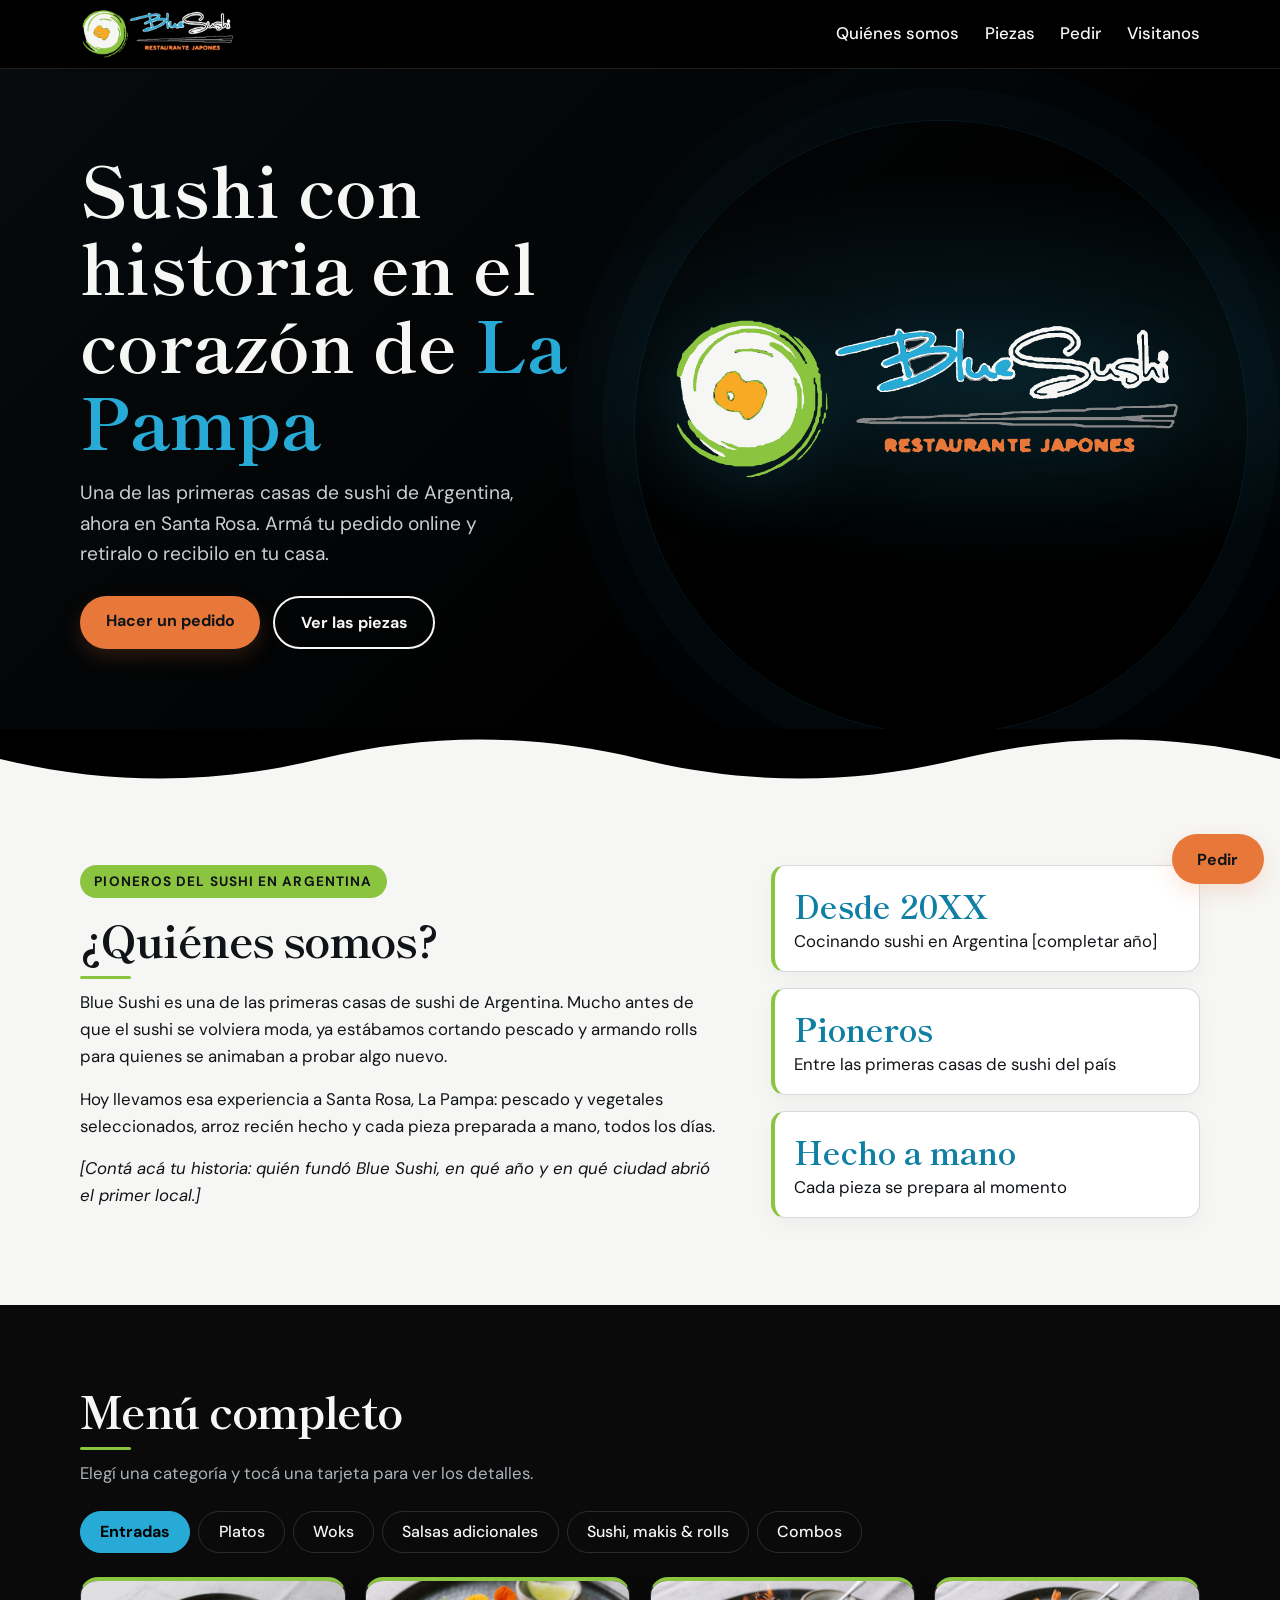
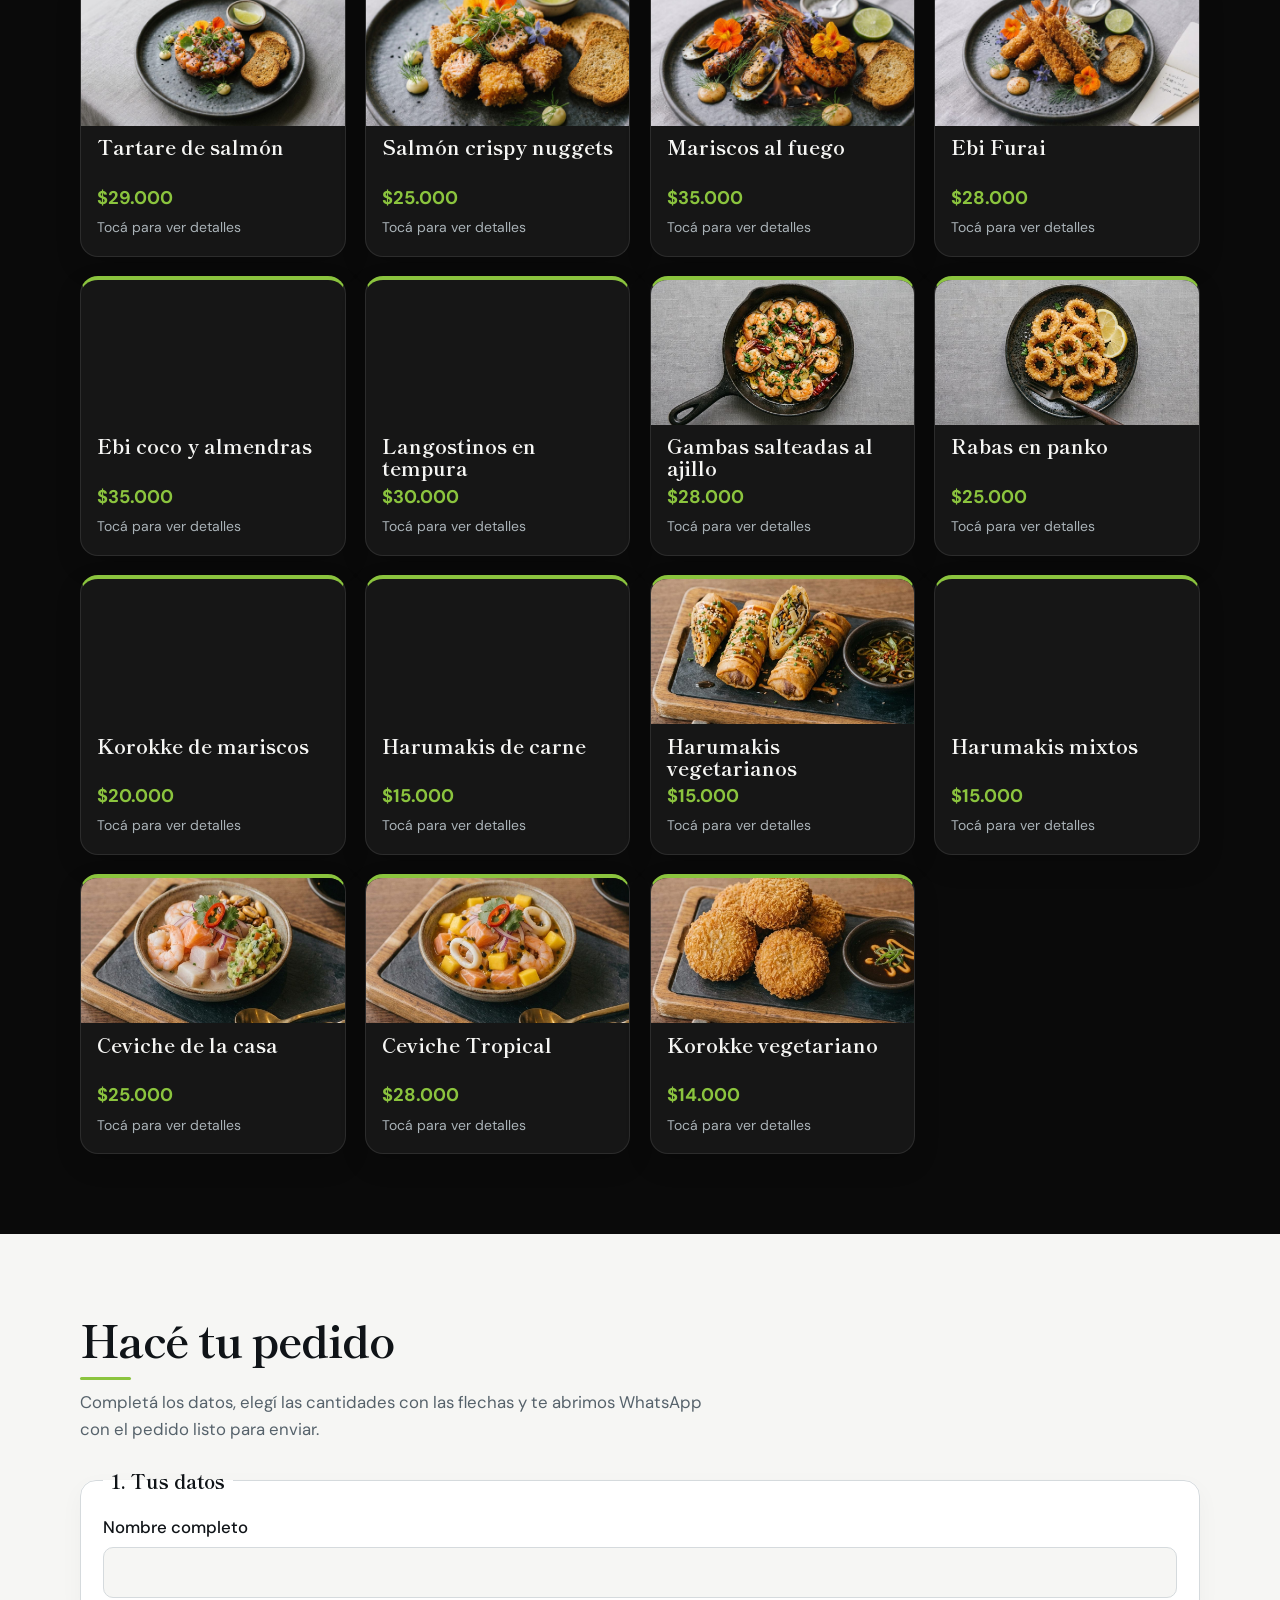
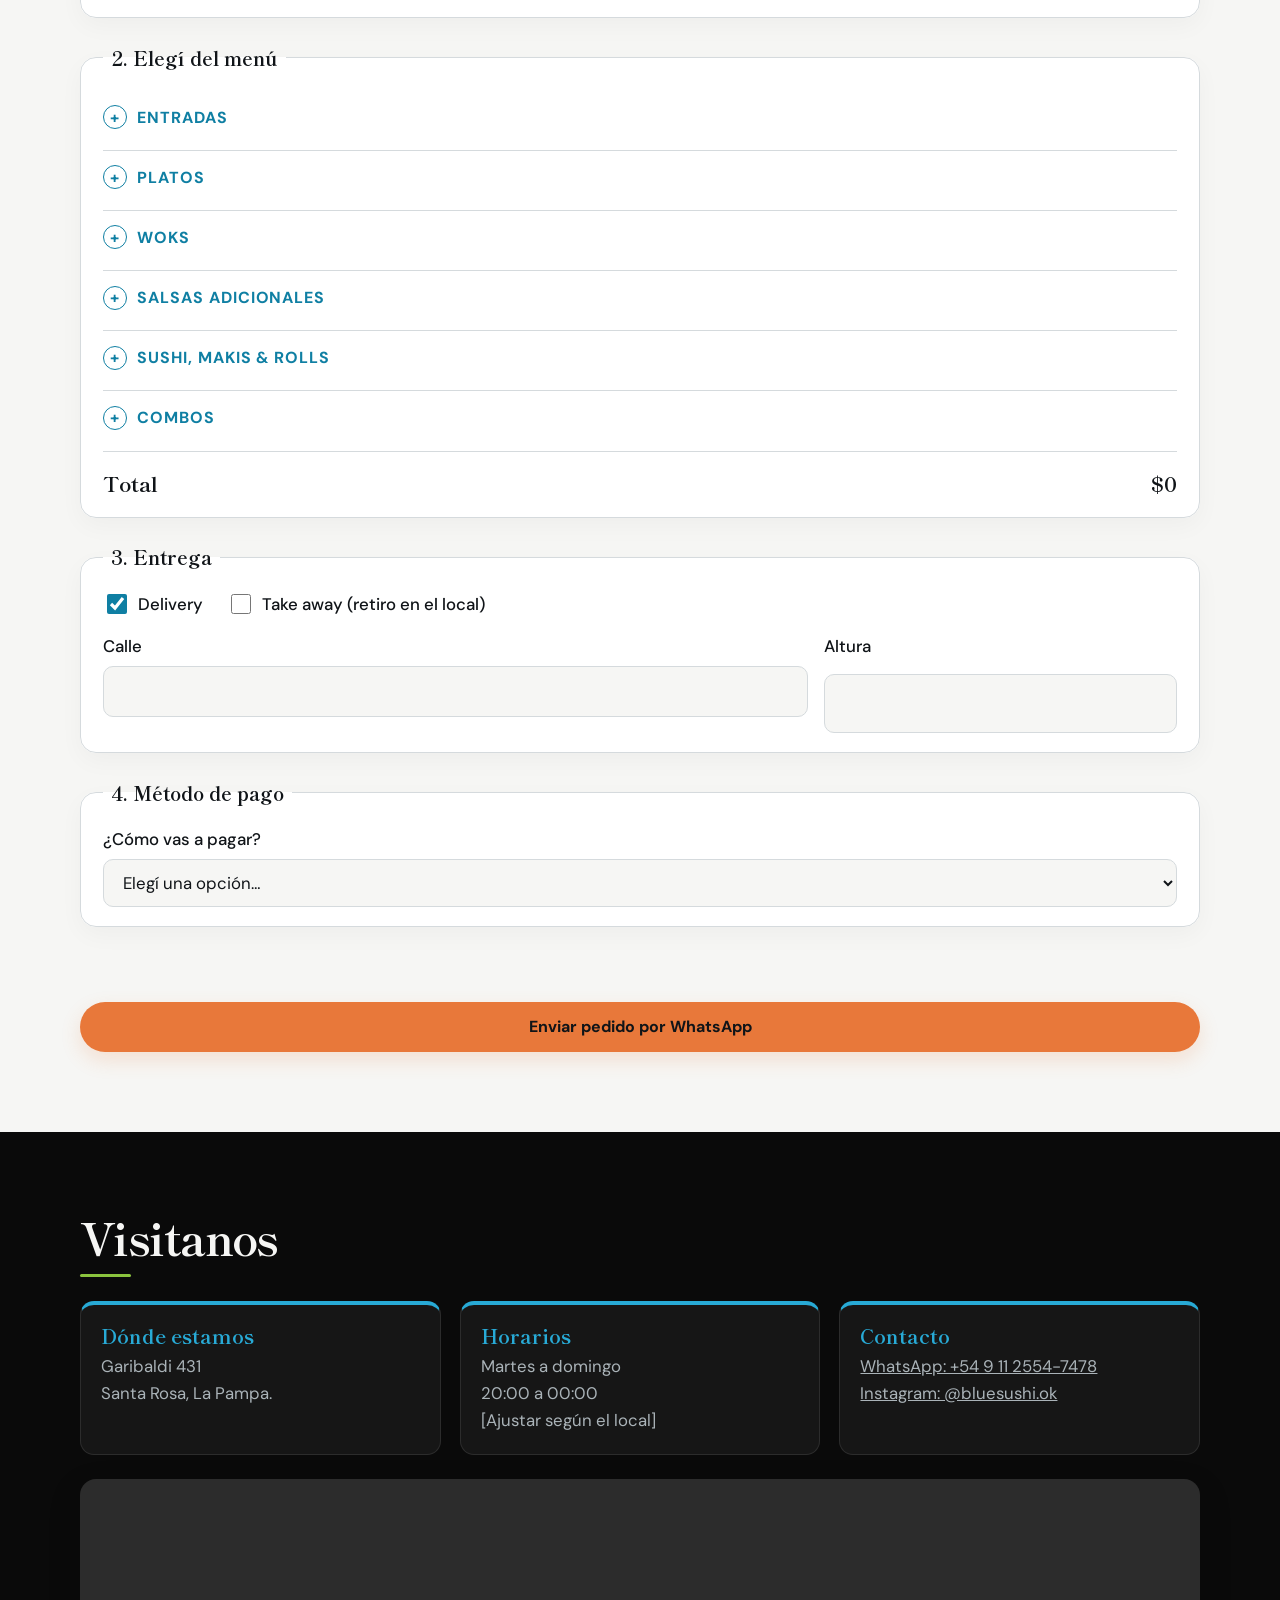
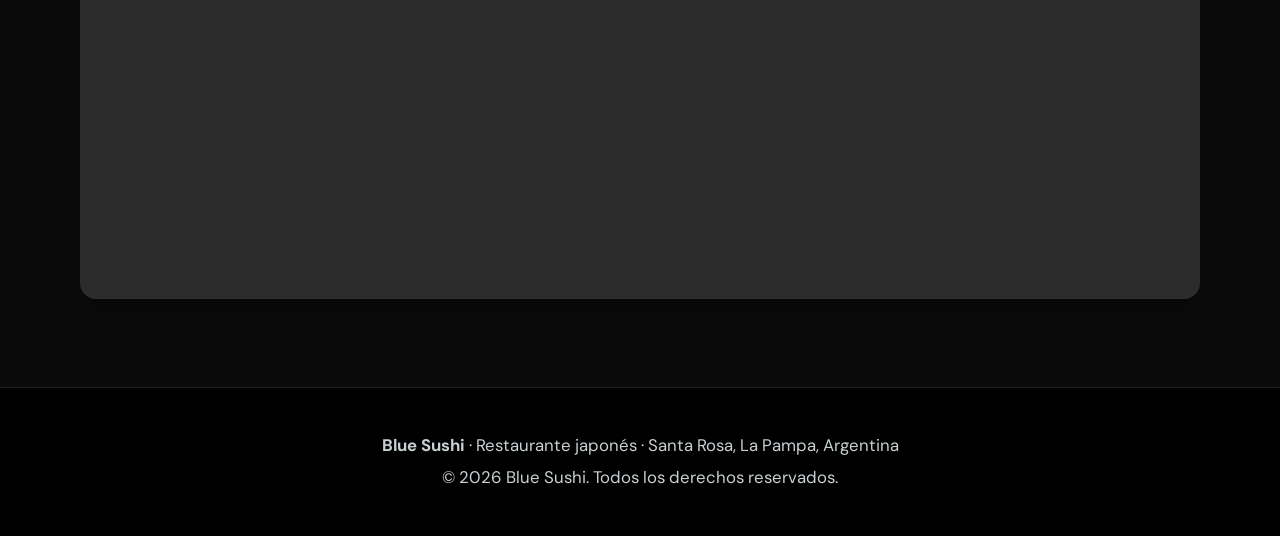
<file: index.html>
<!DOCTYPE html>
<html lang="es-AR">
<head>
<meta charset="utf-8">
<meta name="theme-color" content="#000000">
<meta name="viewport" content="width=device-width, initial-scale=1, viewport-fit=cover">
<title>Blue Sushi · Restaurante japonés en Santa Rosa, La Pampa</title>
<meta name="description" content="Blue Sushi, una de las primeras casas de sushi de Argentina. Santa Rosa, La Pampa. Pedí por WhatsApp.">
<link rel="icon" type="image/x-icon" href="img/favicon.ico">
<link rel="preconnect" href="https://fonts.googleapis.com">
<link rel="preconnect" href="https://fonts.gstatic.com" crossorigin>
<link href="https://fonts.googleapis.com/css2?family=Shippori+Mincho:wght@500;700&family=DM+Sans:wght@400;500;700&display=swap" rel="stylesheet">
<link rel="stylesheet" href="style.css">
</head>
<body>

<header>
  <div class="wrap bar">
    <a class="logo" href="#inicio" aria-label="Blue Sushi, inicio"><img src="img/logo.png" alt="Blue Sushi · Restaurante japonés"></a>
    <button class="burger" aria-label="Abrir menú" aria-expanded="false" aria-controls="nav"><span></span></button>
    <nav id="nav" aria-label="Principal">
      <ul>
        <li><a href="#nosotros">Quiénes somos</a></li>
        <li><a href="#piezas">Piezas</a></li>
        <li><a href="#pedir">Pedir</a></li>
        <li><a href="#visitanos">Visitanos</a></li>
      </ul>
    </nav>
  </div>
</header>

<main id="inicio">
  <div class="hero">
    <div class="wrap">
      <div>
        <h1>Sushi con historia en el corazón de <em>La Pampa</em></h1>
        <p>Una de las primeras casas de sushi de Argentina, ahora en Santa Rosa. Armá tu pedido online y retiralo o recibilo en tu casa.</p>
        <div class="cta">
          <a class="btn" href="#pedir">Hacer un pedido</a>
          <a class="btn ghost" href="#piezas">Ver las piezas</a>
        </div>
      </div>
      <img src="img/logo.png" alt="Logo de Blue Sushi">
    </div>
    <svg class="waves" viewBox="0 0 1200 56" preserveAspectRatio="none" aria-hidden="true"><path fill="currentColor" d="M0 30c100 26 200 26 300 0s200-26 300 0 200 26 300 0 200-26 300 0v26H0z"/></svg>
  </div>

  <!-- ================= QUIÉNES SOMOS ================= -->
  <section id="nosotros" class="about theme-light">
    <div class="wrap">
      <div>
        <span class="badge">Pioneros del sushi en Argentina</span>
        <h2>¿Quiénes somos?</h2>
        <p>Blue Sushi es una de las primeras casas de sushi de Argentina. Mucho antes de que el sushi se volviera moda, ya estábamos cortando pescado y armando rolls para quienes se animaban a probar algo nuevo.</p>
        <p>Hoy llevamos esa experiencia a Santa Rosa, La Pampa: pescado y vegetales seleccionados, arroz recién hecho y cada pieza preparada a mano, todos los días.</p>
        <p><em>[Contá acá tu historia: quién fundó Blue Sushi, en qué año y en qué ciudad abrió el primer local.]</em></p>
      </div>
      <div class="stats">
        <div><b>Desde 20XX</b>Cocinando sushi en Argentina [completar año]</div>
        <div><b>Pioneros</b>Entre las primeras casas de sushi del país</div>
        <div><b>Hecho a mano</b>Cada pieza se prepara al momento</div>
      </div>
    </div>
  </section>

  <!-- ================= PIEZAS ================= -->
  <section id="piezas" class="theme-dark">
    <div class="wrap">
      <h2>Menú completo</h2>
      <p class="lead">Elegí una categoría y tocá una tarjeta para ver los detalles.</p>
      <div class="tabs" role="tablist" aria-label="Categorías">
      </div>
      <div class="cards" id="cards"></div>
    </div>
  </section>

  <!-- ================= PEDIR ================= -->
  <section id="pedir" class="order theme-light">
    <div class="wrap">
      <h2>Hacé tu pedido</h2>
      <p class="lead">Completá los datos, elegí las cantidades con las flechas y te abrimos WhatsApp con el pedido listo para enviar.</p>

      <form id="form" novalidate>
        <fieldset>
          <legend>1. Tus datos</legend>
          <div class="field">
            <label for="nombre">Nombre completo</label>
            <input type="text" id="nombre" autocomplete="name" required>
          </div>
        </fieldset>

        <fieldset>
          <legend>2. Elegí del menú</legend>
          <div id="items"></div>
          <div class="total"><span>Total</span><span id="total">$0</span></div>
        </fieldset>

        <fieldset>
          <legend>3. Entrega</legend>
          <div class="field">
            <div class="checks">
              <label><input type="checkbox" id="delivery" checked> Delivery</label>
              <label><input type="checkbox" id="takeaway"> Take away (retiro en el local)</label>
            </div>
          </div>
          <div id="direccion">
            <div class="row2">
              <div class="field"><label for="calle">Calle</label><input type="text" id="calle" autocomplete="address-line1"></div>
              <div class="field"><label for="altura">Altura</label><input type="text" id="altura" inputmode="numeric"></div>
            </div>
          </div>
        </fieldset>

        <fieldset>
          <legend>4. Método de pago</legend>
          <div class="field">
            <label for="pago">¿Cómo vas a pagar?</label>
            <select id="pago">
              <option value="">Elegí una opción…</option>
              <option>Efectivo</option>
              <option>Tarjeta de débito</option>
              <option>Tarjeta de crédito</option>
              <option>Billetera virtual</option>
            </select>
          </div>
        </fieldset>

        <p class="err" id="error" role="alert"></p>
        <button class="btn" type="submit">Enviar pedido por WhatsApp</button>
      </form>
    </div>
  </section>

  <!-- ================= VISITANOS ================= -->
  <section id="visitanos" class="theme-dark">
    <div class="wrap">
      <h2>Visitanos</h2>
      <div class="info">
        <article><h3>Dónde estamos</h3><p>Garibaldi 431<br>Santa Rosa, La Pampa.</p></article>
        <article><h3>Horarios</h3><p>Martes a domingo<br>20:00 a 00:00<br>[Ajustar según el local]</p></article>
        <article><h3>Contacto</h3><p><a href="https://wa.me/5491125547478" target="_blank" rel="noopener noreferrer">WhatsApp: +54 9 11 2554-7478</a><br><a href="https://www.instagram.com/bluesushi.ok/" target="_blank" rel="noopener noreferrer">Instagram: @bluesushi.ok</a></p></article>
      </div>
      <!-- Para cambiar el lugar: en Google Maps buscá tu local > Compartir > Insertar un mapa > copiá el link que está en src="..." y pegalo abajo. -->
      <iframe class="map" title="Mapa de Blue Sushi en Santa Rosa, La Pampa" loading="lazy" referrerpolicy="no-referrer-when-downgrade"
        src="https://www.google.com/maps?q=Garibaldi+431,+Santa+Rosa,+La+Pampa,+Argentina&output=embed"></iframe>
    </div>
  </section>
</main>

<footer>
  <div class="wrap">
    <p><strong>Blue Sushi</strong> · Restaurante japonés · Santa Rosa, La Pampa, Argentina</p>
    <p>© 2026 Blue Sushi. Todos los derechos reservados.</p>
  </div>
</footer>

<a class="btn fab" href="#pedir">Pedir</a>

<script src="script.js"></script>
</body>
</html>
</file>
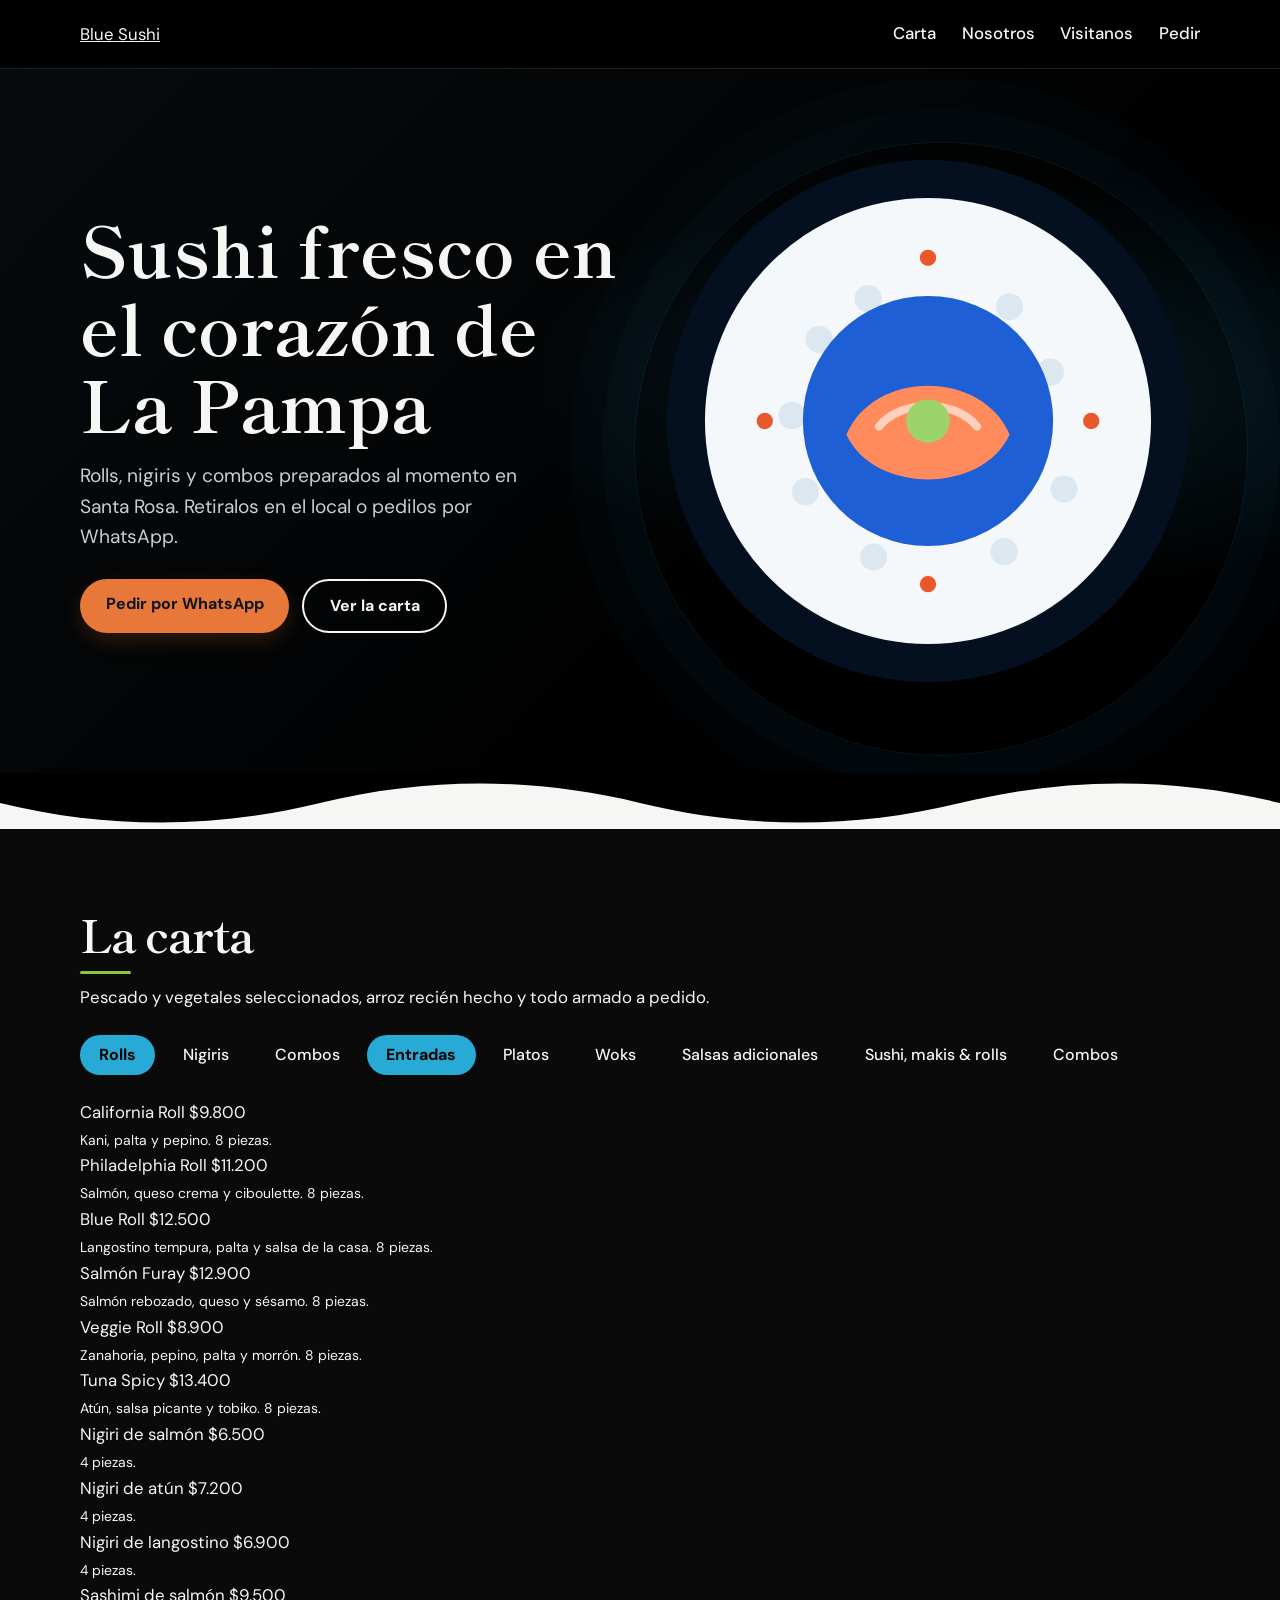
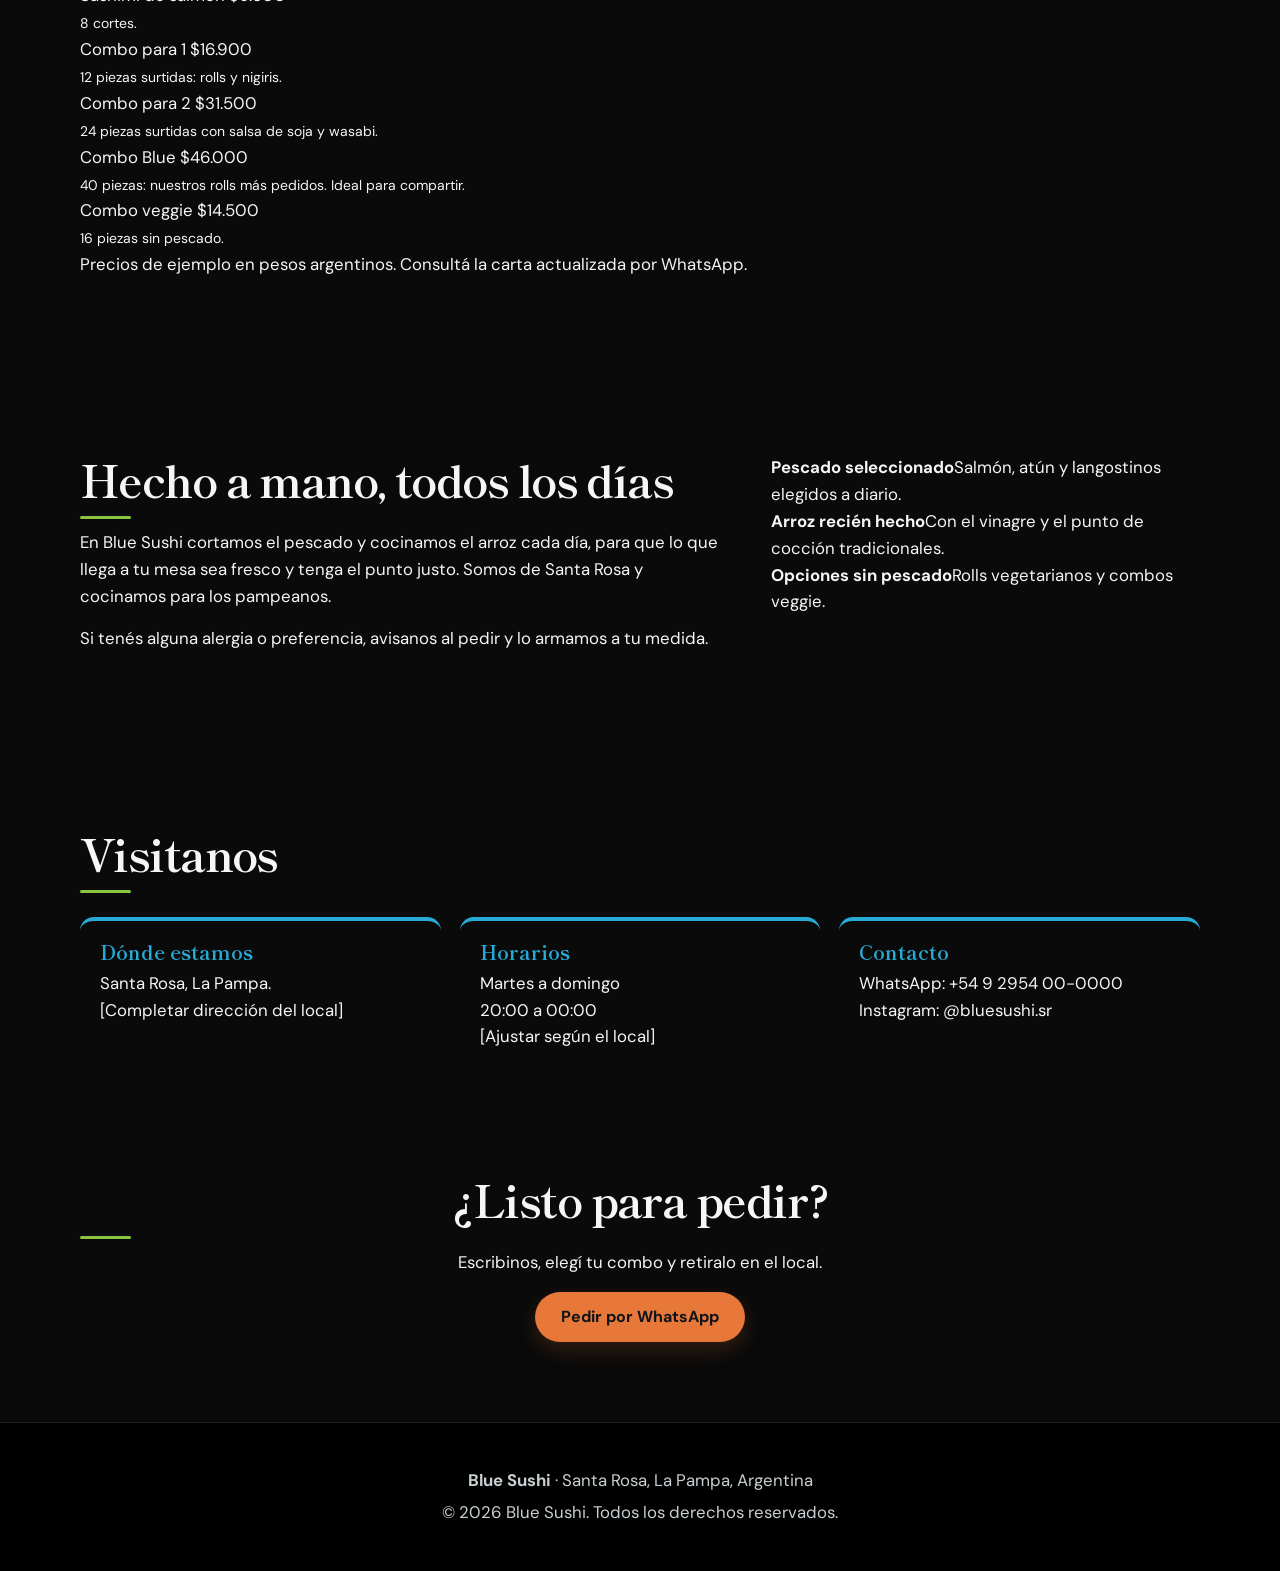
<file: blue-sushi.html>
<!DOCTYPE html>
<html lang="es-AR">
<head>
<meta charset="utf-8">
<meta name="viewport" content="width=device-width, initial-scale=1, viewport-fit=cover">
<title>Blue Sushi · Santa Rosa, La Pampa</title>
<meta name="description" content="Sushi artesanal en Santa Rosa, La Pampa. Rolls, nigiris y combos para retirar o pedir por WhatsApp.">
<link rel="preconnect" href="https://fonts.googleapis.com">
<link rel="preconnect" href="https://fonts.gstatic.com" crossorigin>
<link href="https://fonts.googleapis.com/css2?family=Shippori+Mincho:wght@500;700&family=DM+Sans:wght@400;500;700&display=swap" rel="stylesheet">
<link rel="stylesheet" href="style.css">

</head>
<body>
<header>
  <div class="wrap bar">
    <a class="logo" href="#inicio"><i></i>Blue Sushi</a>
    <button class="burger" aria-label="Abrir menú" aria-expanded="false" aria-controls="nav"><span></span></button>
    <nav id="nav" aria-label="Principal">
      <ul>
        <li><a href="#carta">Carta</a></li>
        <li><a href="#nosotros">Nosotros</a></li>
        <li><a href="#visitanos">Visitanos</a></li>
        <li><a href="#pedir">Pedir</a></li>
      </ul>
    </nav>
  </div>
</header>

<main id="inicio">
  <div class="hero">
    <div class="wrap">
      <div>
        <h1>Sushi fresco en el corazón de La Pampa</h1>
        <p>Rolls, nigiris y combos preparados al momento en Santa Rosa. Retiralos en el local o pedilos por WhatsApp.</p>
        <div class="cta">
          <a class="btn" href="https://wa.me/5492954000000?text=Hola%20Blue%20Sushi%2C%20quiero%20hacer%20un%20pedido" target="_blank" rel="noopener">Pedir por WhatsApp</a>
          <a class="btn ghost" href="#carta">Ver la carta</a>
        </div>
      </div>
      <svg class="maki" viewBox="0 0 200 200" role="img" aria-label="Roll de sushi visto desde arriba">
        <circle cx="100" cy="100" r="96" fill="#04101F"/>
        <circle cx="100" cy="100" r="82" fill="#F4F8FB"/>
        <g fill="#DCE7F0"><circle cx="60" cy="70" r="5"/><circle cx="78" cy="55" r="5"/><circle cx="130" cy="58" r="5"/><circle cx="145" cy="82" r="5"/><circle cx="150" cy="125" r="5"/><circle cx="128" cy="148" r="5"/><circle cx="80" cy="150" r="5"/><circle cx="55" cy="126" r="5"/><circle cx="50" cy="98" r="5"/></g>
        <circle cx="100" cy="100" r="46" fill="#1F5FD6"/>
        <path d="M70 105c10-24 50-24 60 0-10 22-50 22-60 0z" fill="#FF8A5C"/>
        <path d="M82 102c8-10 28-10 36 0" stroke="#FFD1BC" stroke-width="3" fill="none" stroke-linecap="round"/>
        <circle cx="100" cy="100" r="8" fill="#9ED36A"/>
        <g fill="#E8582B"><circle cx="40" cy="100" r="3"/><circle cx="160" cy="100" r="3"/><circle cx="100" cy="40" r="3"/><circle cx="100" cy="160" r="3"/></g>
      </svg>
    </div>
    <svg class="waves" viewBox="0 0 1200 56" preserveAspectRatio="none" aria-hidden="true"><path fill="currentColor" d="M0 30c100 26 200 26 300 0s200-26 300 0 200 26 300 0 200-26 300 0v26H0z"/></svg>
  </div>

  <section id="carta">
    <div class="wrap">
      <h2>La carta</h2>
      <p class="lead">Pescado y vegetales seleccionados, arroz recién hecho y todo armado a pedido.</p>
      <div class="tabs" role="tablist" aria-label="Categorías">
        <button role="tab" aria-selected="true" data-t="rolls">Rolls</button>
        <button role="tab" aria-selected="false" data-t="nigiri">Nigiris</button>
        <button role="tab" aria-selected="false" data-t="combos">Combos</button>
      </div>
      <div class="menu show" id="rolls">
        <div class="item"><div>California Roll <span>$9.800</span></div><small>Kani, palta y pepino. 8 piezas.</small></div>
        <div class="item"><div>Philadelphia Roll <span>$11.200</span></div><small>Salmón, queso crema y ciboulette. 8 piezas.</small></div>
        <div class="item"><div>Blue Roll <span>$12.500</span></div><small>Langostino tempura, palta y salsa de la casa. 8 piezas.</small></div>
        <div class="item"><div>Salmón Furay <span>$12.900</span></div><small>Salmón rebozado, queso y sésamo. 8 piezas.</small></div>
        <div class="item"><div>Veggie Roll <span>$8.900</span></div><small>Zanahoria, pepino, palta y morrón. 8 piezas.</small></div>
        <div class="item"><div>Tuna Spicy <span>$13.400</span></div><small>Atún, salsa picante y tobiko. 8 piezas.</small></div>
      </div>
      <div class="menu" id="nigiri">
        <div class="item"><div>Nigiri de salmón <span>$6.500</span></div><small>4 piezas.</small></div>
        <div class="item"><div>Nigiri de atún <span>$7.200</span></div><small>4 piezas.</small></div>
        <div class="item"><div>Nigiri de langostino <span>$6.900</span></div><small>4 piezas.</small></div>
        <div class="item"><div>Sashimi de salmón <span>$9.500</span></div><small>8 cortes.</small></div>
      </div>
      <div class="menu" id="combos">
        <div class="item"><div>Combo para 1 <span>$16.900</span></div><small>12 piezas surtidas: rolls y nigiris.</small></div>
        <div class="item"><div>Combo para 2 <span>$31.500</span></div><small>24 piezas surtidas con salsa de soja y wasabi.</small></div>
        <div class="item"><div>Combo Blue <span>$46.000</span></div><small>40 piezas: nuestros rolls más pedidos. Ideal para compartir.</small></div>
        <div class="item"><div>Combo veggie <span>$14.500</span></div><small>16 piezas sin pescado.</small></div>
      </div>
      <p class="note">Precios de ejemplo en pesos argentinos. Consultá la carta actualizada por WhatsApp.</p>
    </div>
  </section>

  <section id="nosotros" class="about">
    <div class="wrap">
      <div>
        <h2>Hecho a mano, todos los días</h2>
        <p>En Blue Sushi cortamos el pescado y cocinamos el arroz cada día, para que lo que llega a tu mesa sea fresco y tenga el punto justo. Somos de Santa Rosa y cocinamos para los pampeanos.</p>
        <p>Si tenés alguna alergia o preferencia, avisanos al pedir y lo armamos a tu medida.</p>
      </div>
      <div class="facts">
        <div><b>Pescado seleccionado</b>Salmón, atún y langostinos elegidos a diario.</div>
        <div><b>Arroz recién hecho</b>Con el vinagre y el punto de cocción tradicionales.</div>
        <div><b>Opciones sin pescado</b>Rolls vegetarianos y combos veggie.</div>
      </div>
    </div>
  </section>

  <section id="visitanos">
    <div class="wrap">
      <h2>Visitanos</h2>
      <div class="info">
        <article><h3>Dónde estamos</h3><p>Santa Rosa, La Pampa.<br>[Completar dirección del local]</p></article>
        <article><h3>Horarios</h3><p>Martes a domingo<br>20:00 a 00:00<br>[Ajustar según el local]</p></article>
        <article><h3>Contacto</h3><p>WhatsApp: +54 9 2954 00-0000<br>Instagram: @bluesushi.sr</p></article>
      </div>
    </div>
  </section>

  <section id="pedir" style="padding-top:0">
    <div class="wrap" style="text-align:center">
      <h2>¿Listo para pedir?</h2>
      <p class="lead" style="margin-inline:auto">Escribinos, elegí tu combo y retiralo en el local.</p>
      <a class="btn" href="https://wa.me/5492954000000?text=Hola%20Blue%20Sushi%2C%20quiero%20hacer%20un%20pedido" target="_blank" rel="noopener">Pedir por WhatsApp</a>
    </div>
  </section>
</main>

<footer>
  <div class="wrap">
    <p><strong>Blue Sushi</strong> · Santa Rosa, La Pampa, Argentina</p>
    <p>© 2026 Blue Sushi. Todos los derechos reservados.</p>
  </div>
</footer>

<script src="script.js"> </script>
</body>

</html>
</file>
<file: style.css>
/* ============================================================
   BLUE SUSHI · estilos
   Paleta tomada del logo: negro, blanco, celeste, verde lima y naranja.
   Para cambiar colores, editá solo las variables de acá abajo.
   ============================================================ */
:root{
  --black:#0A0A0A;      /* base del sitio (igual que el fondo del logo) */
  --white:#F6F6F4;      /* blanco del logo */
  --cyan:#28AAD6;       /* celeste de "Blue" */
  --lime:#8BC43E;       /* verde lima del círculo */
  --orange:#E8783A;     /* naranja de "Restaurante japonés" */
  --cyan-deep:#0F7FA3;  /* celeste más oscuro, para texto sobre fondo claro */
  --serif:"Shippori Mincho","Hiragino Mincho ProN","Noto Serif JP",Georgia,serif;
  --sans:"DM Sans",system-ui,-apple-system,"Segoe UI",Roboto,sans-serif;
}
/* Secciones oscuras y claras (se alternan en el sitio) */
.theme-dark{--bg:var(--black);--surface:#161616;--ink:var(--white);--muted:#AAB3B8;--line:#2C2C2C;--accent:var(--cyan);--err:#FF8A80}
.theme-light{--bg:var(--white);--surface:#FFFFFF;--ink:#101418;--muted:#56626B;--line:#D5DADD;--accent:var(--cyan-deep);--err:#B3261E}

*,*::before,*::after{box-sizing:border-box}
html{scroll-behavior:smooth;scroll-padding-top:84px;background:var(--black)}
body{margin:0;background:var(--black);color:var(--white);font:400 1.05rem/1.6 var(--sans);-webkit-text-size-adjust:100%}
img,svg,iframe{max-width:100%}
a{color:inherit}
:focus-visible{outline:3px solid var(--orange);outline-offset:3px;border-radius:4px}
.wrap{width:min(1120px,100% - 2.5rem);margin-inline:auto}
h1,h2,h3{font-family:var(--serif);line-height:1.1;margin:0}
h2{font-size:clamp(1.9rem,4.5vw,2.8rem);margin-bottom:.6rem}
p{margin:0 0 1rem}
section{padding-block:clamp(2.5rem,7vw,5rem);background:var(--bg);color:var(--ink)}
.lead{color:var(--muted);max-width:54ch}
.btn{display:inline-block;background:var(--orange);color:#101418;font:700 1rem var(--sans);text-decoration:none;padding:.9rem 1.6rem;border-radius:999px;border:0;cursor:pointer}
.btn:hover{filter:brightness(1.1)}
.btn.ghost{background:transparent;border:2px solid currentColor;color:var(--white)}

/* ---------- Header ---------- */
header{position:sticky;top:0;z-index:20;background:#000;color:var(--white);padding-top:env(safe-area-inset-top,0px);border-bottom:1px solid #1d1d1d}
.bar{display:flex;align-items:center;justify-content:space-between;height:68px}
.logo img{height:52px;width:auto;display:block}
nav ul{display:flex;gap:1.6rem;list-style:none;margin:0;padding:0}
nav a{text-decoration:none;font-weight:500;padding:.4rem 0;border-bottom:2px solid transparent}
nav a:hover{border-color:var(--lime)}
.burger{display:none;background:none;border:0;color:inherit;width:44px;height:44px;cursor:pointer}
.burger span,.burger span::before,.burger span::after{display:block;width:24px;height:2px;background:currentColor;position:relative;margin:auto;content:""}
.burger span::before{position:absolute;top:-7px}.burger span::after{position:absolute;top:7px}
@media (max-width:820px){
  .burger{display:block}
  nav{position:absolute;left:0;right:0;top:100%;background:#000;display:none;padding:0 1.25rem 1.25rem;border-bottom:1px solid #1d1d1d}
  nav.open{display:block}
  nav ul{flex-direction:column;gap:.3rem}
  nav a{display:block;padding:.7rem 0;font-size:1.15rem}
}

/* ---------- Portada ---------- */
.hero{background:#000;color:var(--white);overflow:hidden}
.hero .wrap{display:grid;grid-template-columns:1fr 1fr;gap:2rem;align-items:center;padding-block:clamp(2.5rem,7vw,5rem)}
.hero h1{font-size:clamp(2.4rem,6vw,4.4rem);margin-bottom:1.2rem}
.hero h1 em{font-style:normal;color:var(--cyan)}
.hero p{font-size:1.2rem;color:#C9D0D3;max-width:34ch}
.hero img{width:100%;max-width:520px;justify-self:center}
.cta{display:flex;flex-wrap:wrap;gap:.8rem;margin-top:1.6rem}
.waves{display:block;width:100%;height:56px;color:var(--white);background:#000}
@media (max-width:820px){.hero .wrap{grid-template-columns:1fr}.hero img{order:-1;max-width:380px}}

/* ---------- Quiénes somos (claro) ---------- */
.about .wrap{display:grid;grid-template-columns:1.2fr .8fr;gap:3rem;align-items:start}
.badge{display:inline-block;background:var(--lime);color:#101418;font-weight:700;font-size:.85rem;letter-spacing:.08em;text-transform:uppercase;padding:.35rem .9rem;border-radius:999px;margin-bottom:1rem}
.stats{display:grid;gap:1rem}
.stats div{border-left:4px solid var(--lime);padding:.2rem 0 .2rem 1rem}
.stats b{display:block;font:700 2rem var(--serif);color:var(--accent)}
@media (max-width:820px){.about .wrap{grid-template-columns:1fr;gap:1.5rem}}

/* ---------- Piezas: tarjetas reversibles (oscuro) ---------- */
.tabs{display:flex;gap:.5rem;flex-wrap:wrap;margin:1.5rem 0}
.tabs button{font:500 1rem var(--sans);padding:.6rem 1.2rem;border-radius:999px;border:1.5px solid var(--line);background:transparent;color:var(--ink);cursor:pointer}
.tabs button[aria-selected="true"]{background:var(--cyan);border-color:var(--cyan);color:#000;font-weight:700}
.cards{display:grid;grid-template-columns:repeat(auto-fill,minmax(240px,1fr));gap:1.2rem}
.card{display:block;perspective:900px;font:inherit;color:inherit;text-align:left;cursor:pointer;height:240px;border-radius:18px;-webkit-tap-highlight-color:transparent}
.card.has-image{height:280px}
.card.has-image .front{padding:0;overflow:hidden}
.card .in{display:block;position:relative;width:100%;height:100%;transition:transform .6s;transform-style:preserve-3d}
.card.flipped .in{transform:rotateY(180deg)}
.face{position:absolute;inset:0;border-radius:18px;padding:1.3rem;backface-visibility:hidden;-webkit-backface-visibility:hidden;display:flex;flex-direction:column;justify-content:space-between}
.front{background:var(--surface);color:var(--ink);border:1px solid var(--line);border-top:4px solid var(--lime)}
.card-image{display:block;width:100%;height:145px;object-fit:cover;object-position:center;border-radius:0}
.card-info{flex:1;min-height:0;display:flex;flex-direction:column;justify-content:space-between;padding:.65rem 1rem 1rem}
.card.has-image .front h3{font-size:1.25rem}
.front h3{font-size:1.5rem}
.front .price{font-weight:700;color:var(--lime);font-size:1.15rem}
.front small{color:var(--muted)}
.back{background:var(--cyan);color:#000;transform:rotateY(180deg)}
.back p{margin:0;font-size:1.02rem}
.back small{font-weight:700}
@media (prefers-reduced-motion:reduce){.card .in{transition:none}html{scroll-behavior:auto}}

/* ---------- Pedir (claro) ---------- */
form{display:grid;gap:1.6rem;margin-top:1.5rem}
fieldset{border:1px solid var(--line);border-radius:16px;padding:1.2rem 1.4rem;margin:0;background:var(--surface)}
legend{font:700 1.2rem var(--serif);padding:0 .5rem}
.field{display:grid;gap:.35rem;margin-bottom:1rem}
.field:last-child{margin-bottom:0}
label{font-weight:500}
input[type=text],select{font:inherit;color:var(--ink);background:var(--bg);border:1.5px solid var(--line);border-radius:10px;padding:.7rem .9rem;width:100%}
.row2{display:grid;grid-template-columns:2fr 1fr;gap:1rem}
.checks{display:flex;gap:1.5rem;flex-wrap:wrap}
.checks label{display:flex;align-items:center;gap:.5rem;cursor:pointer}
.checks input{width:20px;height:20px;accent-color:var(--cyan-deep)}
.group-title{font:700 1rem var(--sans);color:var(--accent);margin:1rem 0 .4rem;text-transform:uppercase;letter-spacing:.06em}
.group-title:first-of-type{margin-top:0}
.menu-group{border-bottom:1px solid var(--line);padding-block:.2rem}
.menu-group>summary{cursor:pointer;list-style:none;display:flex;align-items:center;gap:.6rem;padding:.7rem 0}
.menu-group>summary::-webkit-details-marker{display:none}
.menu-group>summary::before{content:"+";display:grid;place-items:center;width:1.5rem;height:1.5rem;border:1px solid currentColor;border-radius:50%}
.menu-group[open]>summary::before{content:"−"}
.menu-group .line:last-child{border-bottom:0}
.line{display:flex;align-items:center;justify-content:space-between;gap:1rem;padding:.6rem 0;border-bottom:1px dashed var(--line)}
.line .nm{flex:1}
.line .nm small{display:block;color:var(--muted)}
.qty{display:flex;flex-direction:column;align-items:center;gap:2px}
.qty button{width:44px;height:26px;border:1.5px solid var(--line);background:var(--bg);color:var(--ink);border-radius:8px;cursor:pointer;font-size:.8rem;line-height:1}
.qty button:hover{background:var(--cyan-deep);border-color:var(--cyan-deep);color:#fff}
.qty output{font:700 1.15rem var(--sans);min-width:2ch;text-align:center}
.total{display:flex;justify-content:space-between;font:700 1.3rem var(--serif);padding-top:1rem}
.err{color:var(--err);font-weight:500;min-height:1.4em;margin:0}
@media (max-width:560px){.row2{grid-template-columns:1fr 1fr}}

/* ---------- Visitanos (oscuro) ---------- */
.info{display:grid;grid-template-columns:repeat(auto-fit,minmax(230px,1fr));gap:1.2rem;margin:1.5rem 0}
.info article{background:var(--surface);border:1px solid var(--line);border-top:4px solid var(--cyan);border-radius:16px;padding:1.3rem}
.info h3{font-size:1.25rem;margin-bottom:.4rem;color:var(--cyan)}
.info p{color:var(--muted);margin:0}
.map{border:0;width:100%;height:clamp(280px,50vw,420px);border-radius:16px;background:var(--line)}

/* ---------- Footer y botón flotante ---------- */
footer{background:#000;color:var(--white);text-align:center;padding:2.5rem 0 calc(2.5rem + env(safe-area-inset-bottom,0px));border-top:1px solid #1d1d1d}
footer p{margin:.3rem 0;color:#C9D0D3}
.fab{position:fixed;right:1rem;bottom:calc(1rem + env(safe-area-inset-bottom,0px));z-index:25;box-shadow:0 6px 20px rgba(0,0,0,.45)}

/* ---------- Refinamientos visuales ---------- */
.hero{
  position:relative;
  isolation:isolate;
  background:radial-gradient(ellipse at 78% 42%,rgba(40,170,214,.16),transparent 34%),linear-gradient(135deg,#070b0e 0%,#000 65%)
}
.hero::before{
  content:"";
  position:absolute;
  width:min(48vw,620px);
  aspect-ratio:1;
  right:max(-9rem,calc((100vw - 1120px)/2 - 3rem));
  top:50%;
  transform:translateY(-50%);
  border:1px solid rgba(40,170,214,.12);
  border-radius:50%;
  box-shadow:0 0 0 2rem rgba(40,170,214,.025),0 0 0 4rem rgba(40,170,214,.02);
  pointer-events:none;
  z-index:-1
}
.hero .wrap{position:relative;min-height:460px}
.hero img{filter:drop-shadow(0 18px 36px rgba(40,170,214,.14))}
section h2{letter-spacing:-.035em}
section h2::after{
  content:"";
  display:block;
  width:3.2rem;
  height:3px;
  margin-top:.8rem;
  border-radius:999px;
  background:var(--lime)
}
.about .stats>div{
  padding:1rem 1.2rem;
  border:1px solid var(--line);
  border-left:4px solid var(--lime);
  border-radius:14px;
  background:var(--surface);
  box-shadow:0 8px 24px rgba(16,20,24,.04)
}
.btn{box-shadow:0 8px 20px rgba(232,120,58,.18);transition:transform .2s ease,filter .2s ease,box-shadow .2s ease}
.btn:hover{transform:translateY(-2px);box-shadow:0 12px 24px rgba(232,120,58,.24)}
.btn.ghost{box-shadow:none}
.btn.ghost:hover{background:rgba(246,246,244,.08);box-shadow:none}
.tabs button,.qty button{transition:background-color .2s ease,border-color .2s ease,color .2s ease,transform .2s ease}
.tabs button:hover,.qty button:hover{transform:translateY(-1px)}
.card{transition:filter .2s ease}
.card:not(.flipped):hover .in{transform:translateY(-5px)}
.card.flipped:hover .in{transform:rotateY(180deg) translateY(-3px)}
.front{box-shadow:0 10px 26px rgba(0,0,0,.16)}
.back{box-shadow:0 10px 26px rgba(0,0,0,.16)}
fieldset{box-shadow:0 8px 24px rgba(16,20,24,.035)}
.info article{padding:1.25rem;border-radius:14px}
.map{box-shadow:0 12px 32px rgba(0,0,0,.2)}

@media (max-width:820px){
  .hero .wrap{min-height:0}
  .hero::before{width:75vw;right:-35vw;top:32%}
}
@media (prefers-reduced-motion:reduce){
  .btn,.tabs button,.qty button,.card{transition:none}
  .btn:hover,.tabs button:hover,.qty button:hover{transform:none}
  .card:not(.flipped):hover .in{transform:none}
  .card.flipped:hover .in{transform:rotateY(180deg)}
}
</file>
